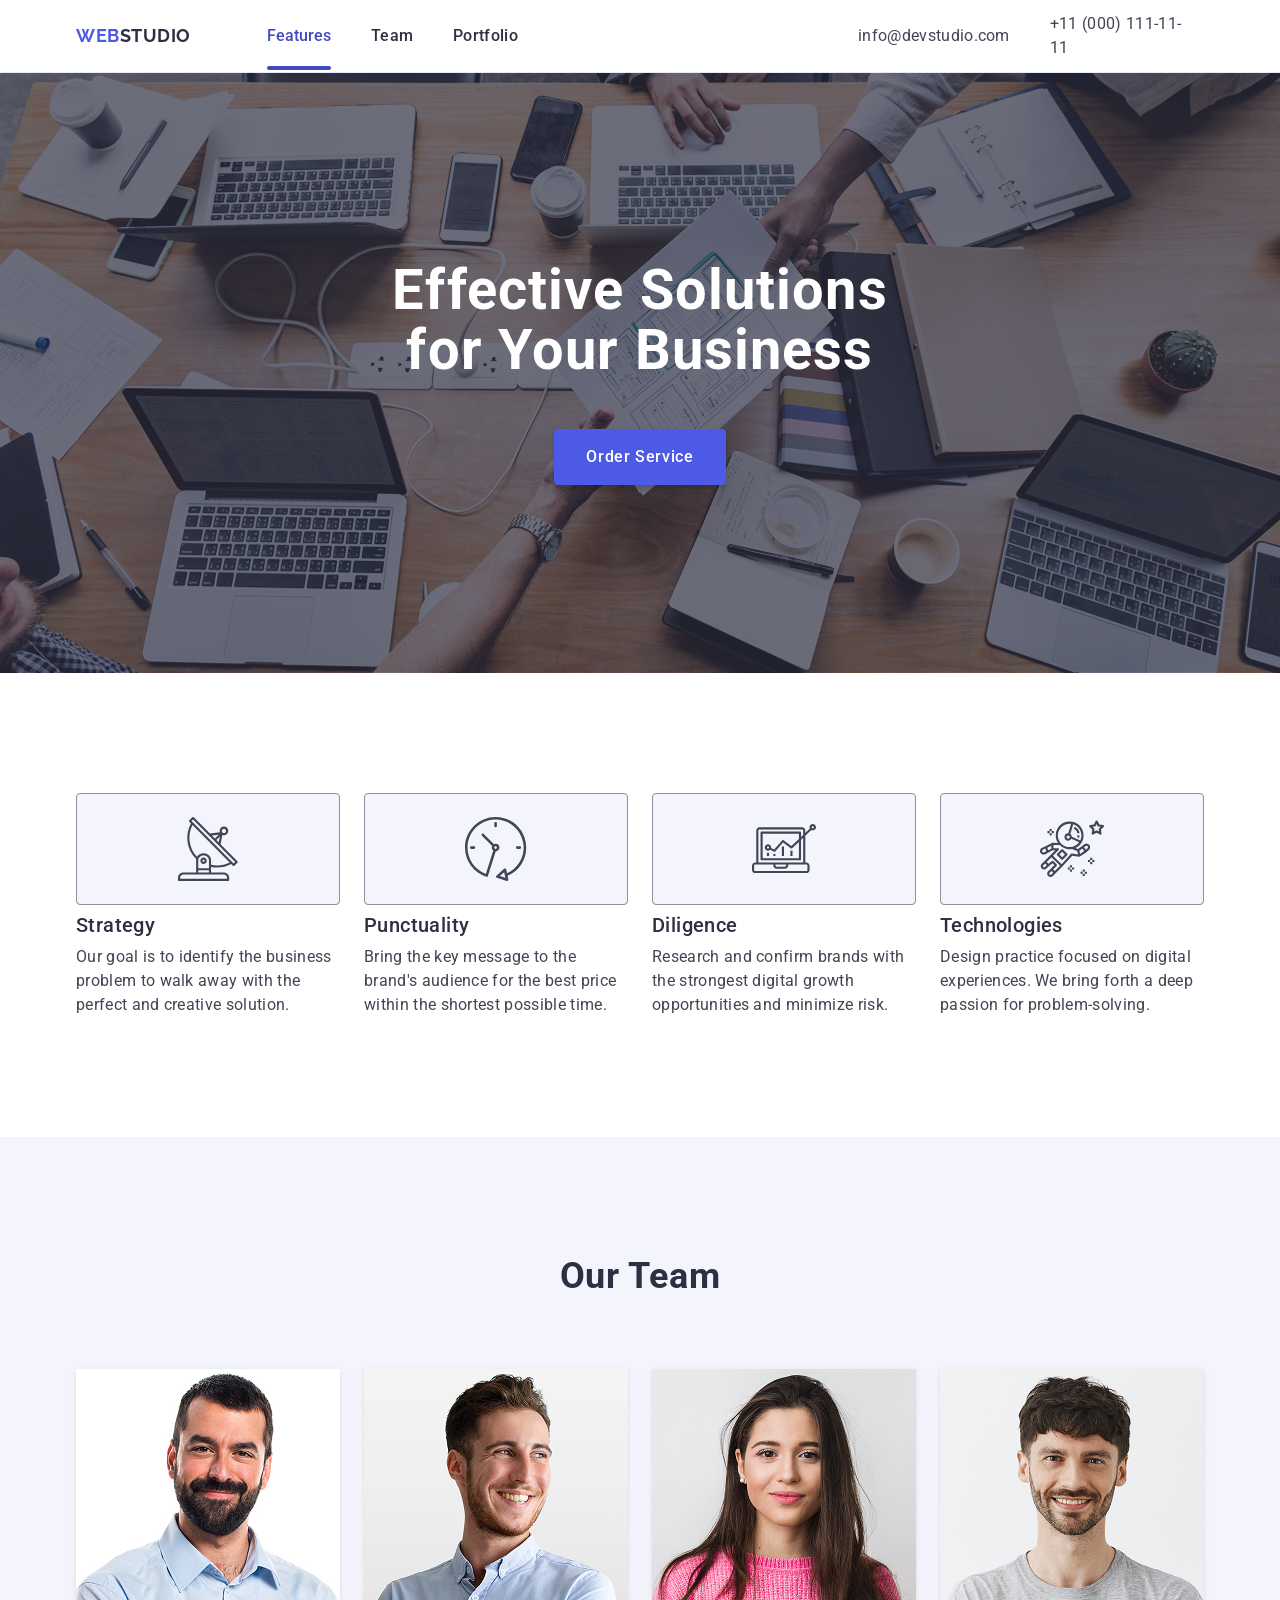
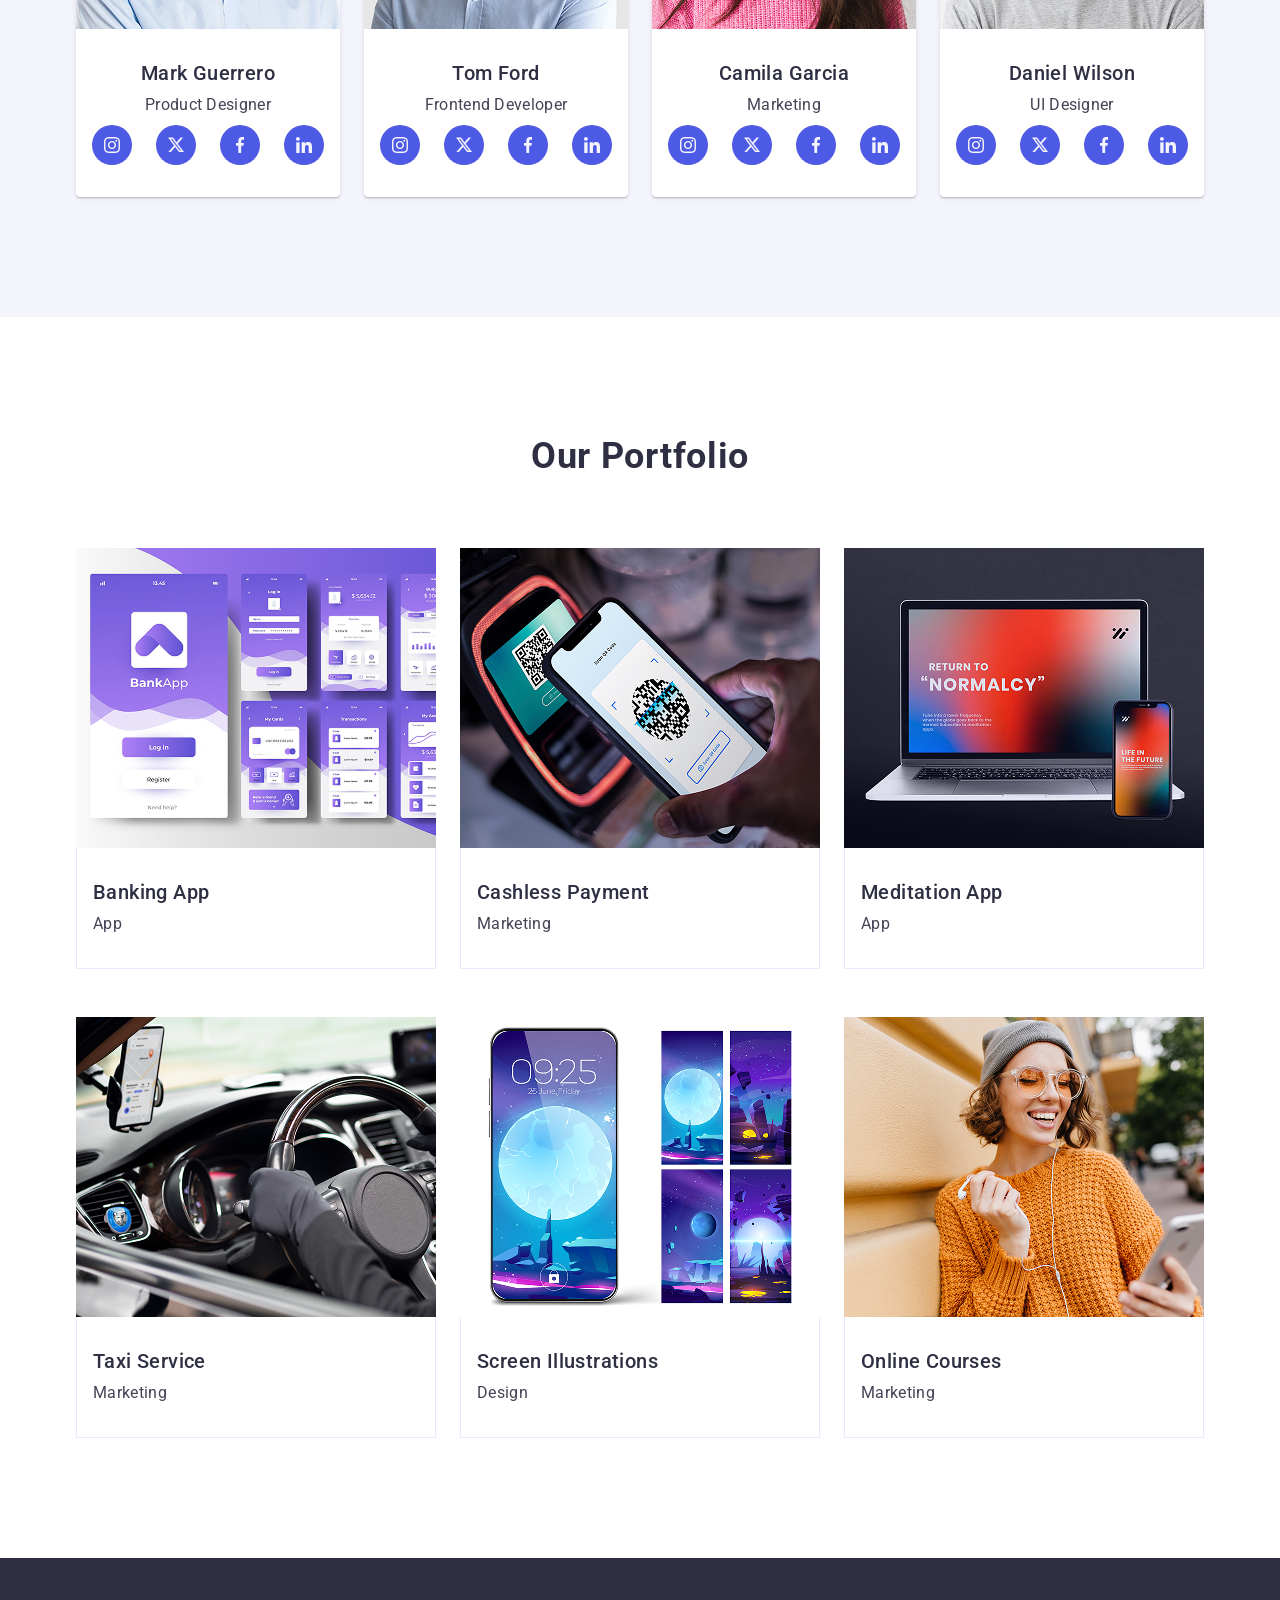
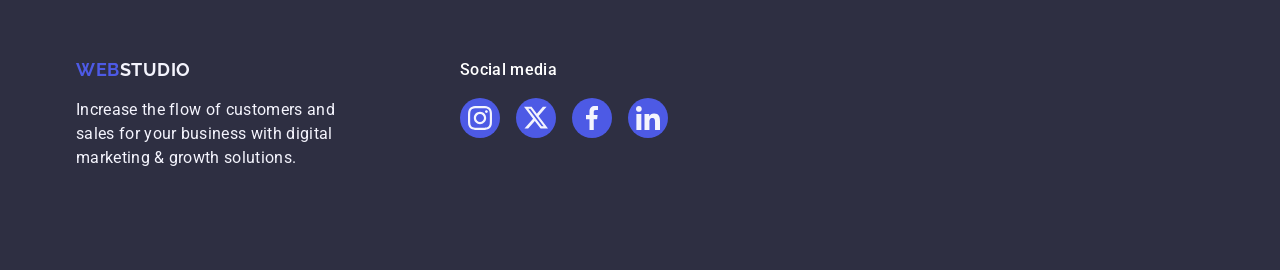
<file: index.html>
<!DOCTYPE html>
<html lang="en">
<head>
    <meta charset="UTF-8">
    <link rel="stylesheet" href="https://cdn.jsdelivr.net/npm/modern-normalize@3.0.1/modern-normalize.min.css">
    <link rel="preconnect" href="https://fonts.googleapis.com">
    <link rel="preconnect" href="https://fonts.gstatic.com" crossorigin>
    <link href="https://fonts.googleapis.com/css2?family=Raleway:ital,wght@0,100..900;1,100..900&family=Roboto:ital,wght@0,100..900;1,100..900&display=swap" rel="stylesheet">
    <link rel="stylesheet" href="./css/main.css">
    <meta name="viewport" content="width=device-width, initial-scale=1.0">
    <title>Main page</title>
</head>
<body>
    <header id="header" class="header">
    <div class="container conteiner-header">
        <a href="./index.html" class="logo"><span class="web">WEB</span><span class="studio">STUDIO</span></a>
        
        <!-- navigation -->

        <nav class="navigation">
            <ul class="navig">
                <li class="nav-list-current"> <a href="#features" class="navig-points navig-points-current">Features</a></li>
                <li class="nav-list"> <a href="#team" class="navig-points">Team</a></li>
                <li class="nav-list"> <a href="#portfolio" class="navig-points">Portfolio</a></li>
            </ul>
        </nav>
        
        <!-- address -->
         <div class="header-address">
        <address class="address">
            <ul class="add">
                <li class="address-list"> <a href="mailto:info@devstudio.com" class="email">info@devstudio.com</a></li>
                <li class="address-list"><a href="tel:+110001111111" class="telephone">+11 (000) 111-11-11</a></li>
            </ul>
        </address>
        </div>
    </div>
    </header>
    
    <main>
         <section id="hero" class="hero">
            <div class="container container-hero">
            <h1 class="hero-title">Effective Solutions<br>for Your Business</h1>
            <button type="button" class="button">Order Service</button>
            </div>
        </section>

    <!--features-->
    <section id="features" class="features">
        <div class="container container-features">
        <h2 class="sr-only">Our features</h2>
        <ul class="features-list">
            <li class="features-item">
                <div class="features-image">
                <svg class="antena" width="64" height="64">
                    <use href="./images/icons.svg#antena"></use>
                </svg>
                </div>
                <h3 class="features-title3">Strategy</h3>
                <p class="features-p">Our goal is to identify the business problem to walk away with the perfect and creative solution.</p>
            </li>
            <li class="features-item">
                <div class="features-image">
                <svg class="" width="64" height="64">
                    <use href="./images/icons.svg#clock"></use>
                </svg>
                </div>
                <h3 class="features-title3">Punctuality</h3>
                <p class="features-p">Bring the key message to the brand's audience for the best price within the shortest possible time.</p>
            </li>
            <li class="features-item">
                <div class="features-image">
                <svg class="" width="64" height="64">
                    <use href="./images/icons.svg#diagram"></use>
                </svg>
                </div>
                <h3 class="features-title3">Diligence</h3>
                <p class="features-p">Research and confirm brands with the strongest digital growth opportunities and minimize risk.</p>
            </li>
            <li class="features-item">
                <div class="features-image">
                <svg class="" width="64" height="64">
                    <use href="./images/icons.svg#cosmonaut"></use>
                </svg>
                </div>
                <h3 class="features-title3">Technologies</h3>
                <p class="features-p">Design practice focused on digital experiences. We bring forth a deep passion for problem-solving.</p>
            </li>
        </ul>
        </div>
    </section>

    <!-- team -->
     <section id="team" class="team">
        <div class="container container-team">
        <h2 class="team-title">Our Team</h2>
            <ul class="members">
                <li class="card"><img src="./images/team/team-1.jpg" alt="Guerrero" class="team-pic" width="264">
                    <div class="team-specif">
                    <h3 class="team-name">Mark Guerrero</h3>
                    <p class="team-spec">Product Designer</p>
                        <div class="team-soc">
                            <ul class="team-social-list">
                                <li class="team-soc-list">
                                    <a class="team-border-icon" href="#">
                                    <svg class="team-soc-icon" width="16" height="16">
                                        <use href="./images/icons.svg#instagram" class="team-inside-icon"></use>
                                    </svg>
                                    </a>
                                </li>
                                <li class="team-soc-list">
                                    <a class="team-border-icon" href="#">
                                    <svg class="team-soc-icon" width="16" height="16">
                                        <use href="./images/icons.svg#twitter" class="team-inside-icon"></use>
                                    </svg>
                                    </a>
                                </li>
                                <li class="team-soc-list">
                                    <a class="team-border-icon" href="#">
                                    <svg class="team-soc-icon" width="16" height="16">
                                        <use href="./images/icons.svg#facebook" class="team-inside-icon"></use>
                                    </svg>
                                    </a>
                                </li>
                                <li class="team-soc-list">
                                    <a class="team-border-icon" href="#">
                                    <svg class="team-soc-icon" width="16" height="16">
                                        <use href="./images/icons.svg#linkedin" class="team-inside-icon"></use>
                                    </svg>
                                    </a>
                                </li>
                            </ul>
                        </div>
                    </div>
                </li>

                <li class="card"><img src="./images/team/team-2.jpg" alt="Tom Ford" class="team-pic" width="264">
                    <div class="team-specif">
                    <h3 class="team-name">Tom Ford</h3>
                    <p class="team-spec">Frontend Developer</p>
                        <div class="team-soc">
                            <ul class="team-social-list">
                                <li class="team-soc-list">
                                    <a class="team-border-icon" href="#">
                                    <svg class="team-soc-icon" width="16" height="16">
                                        <use href="./images/icons.svg#instagram" class="team-inside-icon"></use>
                                    </svg>
                                    </a>
                                </li>
                                <li class="team-soc-list">
                                    <a class="team-border-icon" href="#">
                                    <svg class="team-soc-icon" width="16" height="16">
                                        <use href="./images/icons.svg#twitter" class="team-inside-icon"></use>
                                    </svg>
                                </a>
                                </li>
                                <li class="team-soc-list">
                                    <a class="team-border-icon" href="#">
                                    <svg class="team-soc-icon" width="16" height="16">
                                       <use href="./images/icons.svg#facebook" class="team-inside-icon"></use> 
                                    </svg>
                                </a>
                                </li>
                                <li class="team-soc-list">
                                    <a class="team-border-icon" href="#">
                                    <svg class="team-soc-icon" width="16" height="16">
                                       <use href="./images/icons.svg#linkedin" class="team-inside-icon"></use> 
                                    </svg>
                                    </a>
                                </li>
                            </ul>
                        </div>
                    </div>
                </li>
                <li class="card"><img src="./images/team/team-3.jpg" alt="Camila Garcia" class="team-pic" width="264">
                    <div class="team-specif">
                    <h3 class="team-name">Camila Garcia</h3>
                    <p class="team-spec">Marketing</p>
                        <div class="team-soc">
                            <ul class="team-social-list">
                                <li class="team-soc-list">
                                    <a class="team-border-icon" href="#">
                                    <svg class="team-soc-icon" width="16" height="16">
                                        <use href="./images/icons.svg#instagram" class="team-inside-icon"></use>
                                    </svg>
                                </a>
                                </li>
                                <li class="team-soc-list">
                                    <a class="team-border-icon" href="#">
                                    <svg class="team-soc-icon" width="16" height="16">
                                        <use href="./images/icons.svg#twitter" class="team-inside-icon"></use>
                                    </svg>
                                </a>
                                </li>
                                <li class="team-soc-list">
                                    <a class="team-border-icon" href="#">
                                    <svg class="team-soc-icon" width="16" height="16">
                                        <use href="./images/icons.svg#facebook" class="team-inside-icon"></use>
                                    </svg>
                                </a>
                                </li>
                                <li class="team-soc-list">
                                    <a class="team-border-icon" href="#">
                                    <svg class="team-soc-icon" width="16" height="16">
                                        <use href="./images/icons.svg#linkedin" class="team-inside-icon"></use>
                                    </svg>
                                </a>
                                </li>
                            </ul>
                        </div>
                    </div>
                </li>
                <li class="card"><img src="./images/team/team-4.jpg" alt="Daniel Wilson" class="team-pic" width="264">
                    <div class="team-specif">
                    <h3 class="team-name">Daniel Wilson</h3>
                    <p class="team-spec">UI Designer</p>
                        <div class="team-soc">
                            <ul class="team-social-list">
                                <li class="team-soc-list">
                                    <a class="team-border-icon" href="#">
                                    <svg class="team-soc-icon" width="16" height="16">
                                        <use href="./images/icons.svg#instagram" class="team-inside-icon"></use>
                                    </svg>
                                </a>
                                </li>
                                <li class="team-soc-list">
                                    <a class="team-border-icon" href="#">
                                    <svg class="team-soc-icon" width="16" height="16">
                                        <use href="./images/icons.svg#twitter" class="team-inside-icon"></use>
                                    </svg>
                                </a>
                                </li>
                                <li class="team-soc-list">
                                    <a class="team-border-icon" href="#">
                                    <svg class="team-soc-icon" width="16" height="16">
                                       <use href="./images/icons.svg#facebook" class="team-inside-icon"></use> 
                                    </svg>
                                </a>
                                </li>
                                <li class="team-soc-list">
                                    <a class="team-border-icon" href="#">
                                    <svg class="team-soc-icon" width="16" height="16">
                                       <use href="./images/icons.svg#linkedin" class="team-inside-icon"></use> 
                                    </svg>
                                </a>
                                </li>
                            </ul>
                        </div>
                    </div>
                </li>
            </ul>
        </div>
    </section>
    <section id="portfolio" class="portfolio">
        <div class="container container-portfolio">
        <h2 class="portfolio-title">Our Portfolio</h2>
            <ul class="portfolio-list">
                <li class="portfolio-items">
                    <div class="portfolio-cover">
                        <img class="portfolio-img" src="./images/portfolio/Media.jpg" alt="Banking App" width="360">
                    <div class="overlay">
                        <p>14 Stylish and User-Friendly App Design Concepts · Task Manager App · Calorie Tracker App · Exotic Fruit Ecommerce App · Cloud Storage App</p>
                    </div>
                    </div>
                    <div class="portfolio-text">
                    <h3 class="portfolio-title3">Banking App</h3>
                    <p class="portfolio-desc">App</p>
                    </div>
                </li>
                <li class="portfolio-items">
                    <div class="portfolio-cover">
                        <img class="portfolio-img" src="./images/portfolio/Media-1.jpg" alt="Cashless Payment" width="360">
                    <div class="overlay">
                        <p></p>
                    </div>
                    </div>
                    <div class="portfolio-text">
                    <h3 class="portfolio-title3">Cashless Payment</h3>
                    <p class="portfolio-desc">Marketing</p>
                    </div>
                </li>
                <li class="portfolio-items">
                    <div class="portfolio-cover">
                        <img class="portfolio-img" src="./images/portfolio/Media-2.jpg" alt="Meditation App" width="360">
                    <div class="overlay">
                        <p></p>
                    </div>
                    </div>
                        <div class="portfolio-text">
                    <h3 class="portfolio-title3">Meditation App</h3>
                    <p class="portfolio-desc">App</p>
                    </div>
                </li>
                <li class="portfolio-items">
                    <div class="portfolio-cover">
                        <img class="portfolio-img" src="./images/portfolio/Media-3.jpg" alt="Taxi Service" width="360">
                    <div class="overlay">
                        <p></p>
                    </div>
                    </div>
                    <div class="portfolio-text">
                    <h3 class="portfolio-title3">Taxi Service</h3>
                    <p class="portfolio-desc">Marketing</p>
                    </div>
                </li>
                <li class="portfolio-items">
                    <div class="portfolio-cover">
                        <img class="portfolio-img" src="./images/portfolio/Media-4.jpg" alt="Screen Illustrations" width="360">
                    <div class="overlay">
                        <p></p>
                    </div>
                    </div>
                    <div class="portfolio-text">
                    <h3 class="portfolio-title3">Screen Illustrations</h3>
                    <p class="portfolio-desc">Design</p>
                    </div>
                </li>
                <li class="portfolio-items">
                    <div class="portfolio-cover">
                        <img class="portfolio-img" src="./images/portfolio/Media-5.jpg" alt="Online Courses" width="360">
                    <div class="overlay">
                        <p></p>
                    </div>
                    </div>
                    <div class="portfolio-text">
                    <h3 class="portfolio-title3">Online Courses</h3>
                    <p class="portfolio-desc">Marketing</p>
                    </div>
                </li>
            </ul>
        </div>
    </section>
    </main>

    <footer id="footer" class="footer">
        <div class="container container-footer">
            <div class="footer-itm">
        <a href="./index.html" class="footer-logo"><span class="footer-web">WEB</span>STUDIO</a>
        <p class="footer-desc">Increase the flow of customers and sales for your business with digital marketing & growth solutions.</P>
            </div>
            <div class="footer-socials">
                <h3 class="footersoc-title">Social media</h3>
            <ul class="footer-soc">
                <li class="footer-wind">
                <a class="footer-window" href="#">
                <svg class="footer-icons" width="24" height="24">
                    <use href="./images/icons.svg#instagram"></use>
                </svg>
                </a>
                </li>
                <li class="footer-wind">
                <a class="footer-window" href="#">
                <svg class="footer-icons-tw" width="24" height="24">
                    <use href="./images/icons.svg#twitter"></use>
                </svg>
                </a>
                </li>
                <li class="footer-wind">
                <a class="footer-window" href="#">
                <svg class="footer-icons-fb" width="24" height="24">
                    <use href="./images/icons.svg#facebook"></use>
                </svg>
                </a>
                </li>
                <li class="footer-wind">
                <a class="footer-window" href="#">
                <svg class="footer-icons" width="24" height="24">
                    <use href="./images/icons.svg#linkedin"></use>
                </svg>
                </a>
                </li>
                </ul>
            </div>
            </div>
        </footer>
</body>
     
</html>
</file>
<file: css/main.css>
@import './common.css';
@import './header.css';
@import './hero.css';
@import './features.css';
@import './team.css';
@import './portfolio.css';
@import './footer.css';
</file>
